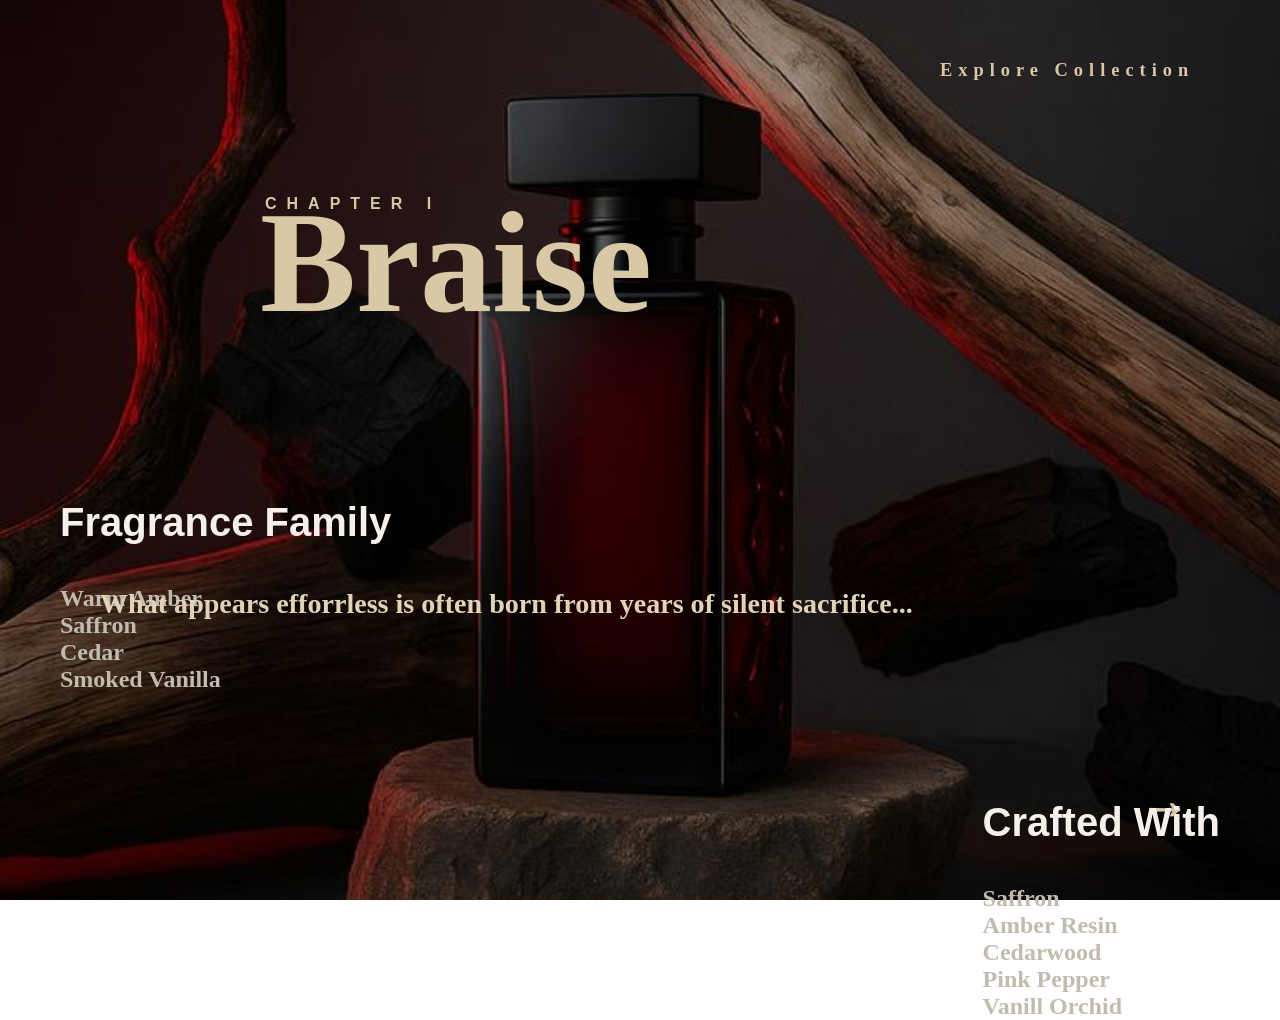
<file: index.html>
<!DOCTYPE html>
<html lang="en">
  <head>
    <meta name="author" content="Fatiha Akinloye">
    <meta name="description" content="glass">
    <meta charset="UTF-8">

    <title>Temitope</title>
    <link rel="stylesheet" href="style.css">
  </head>

  <body>
    <main>
      <section class="intro">
        <img src="Temitope-bottle.png" class="temitopeBottle">
        

        <div class="intro-black">
          <h1>TEMITOPE</h1>
        </div>


        <div class="mainbrandimage">
          <img src="mainpic.png" class="mainPic">
          
        </div>

        <a href="homepage.html" class="explore1">Explore Collection</a>


        <div class="storyChapter1" id="perfume1">

          <div class="perfumename">
            <h4>CHAPTER I</h4>
            <h1>Braise</h1>
          </div>


          <a href="homepage.html" class="explore2">Explore Collection</a>

          <a href="perfume2.html" class="arrow2" id="First">→</a>
          


          <div class="perfume">
            <h3>Fragrance Family</h3>
            <ul>
              <li>Warm Amber</li>
              <li>Saffron</li>
              <li>Cedar</li>
              <li>Smoked Vanilla</li>
            </ul>
          </div>


          <div class="Ingredients">
            <h3>Crafted With</h3>
            <ul>
              <li>Saffron</li>
              <li>Amber Resin</li>
              <li>Cedarwood</li>
              <li>Pink Pepper</li>
              <li>Vanill Orchid</li>
            </ul>
          </div>


          <div class="story">
            <h3>What appears efforrless is often born from years of silent sacrifice...</h3>
          </div>


        </div>
      </section>

    </main>
</html>
</file>
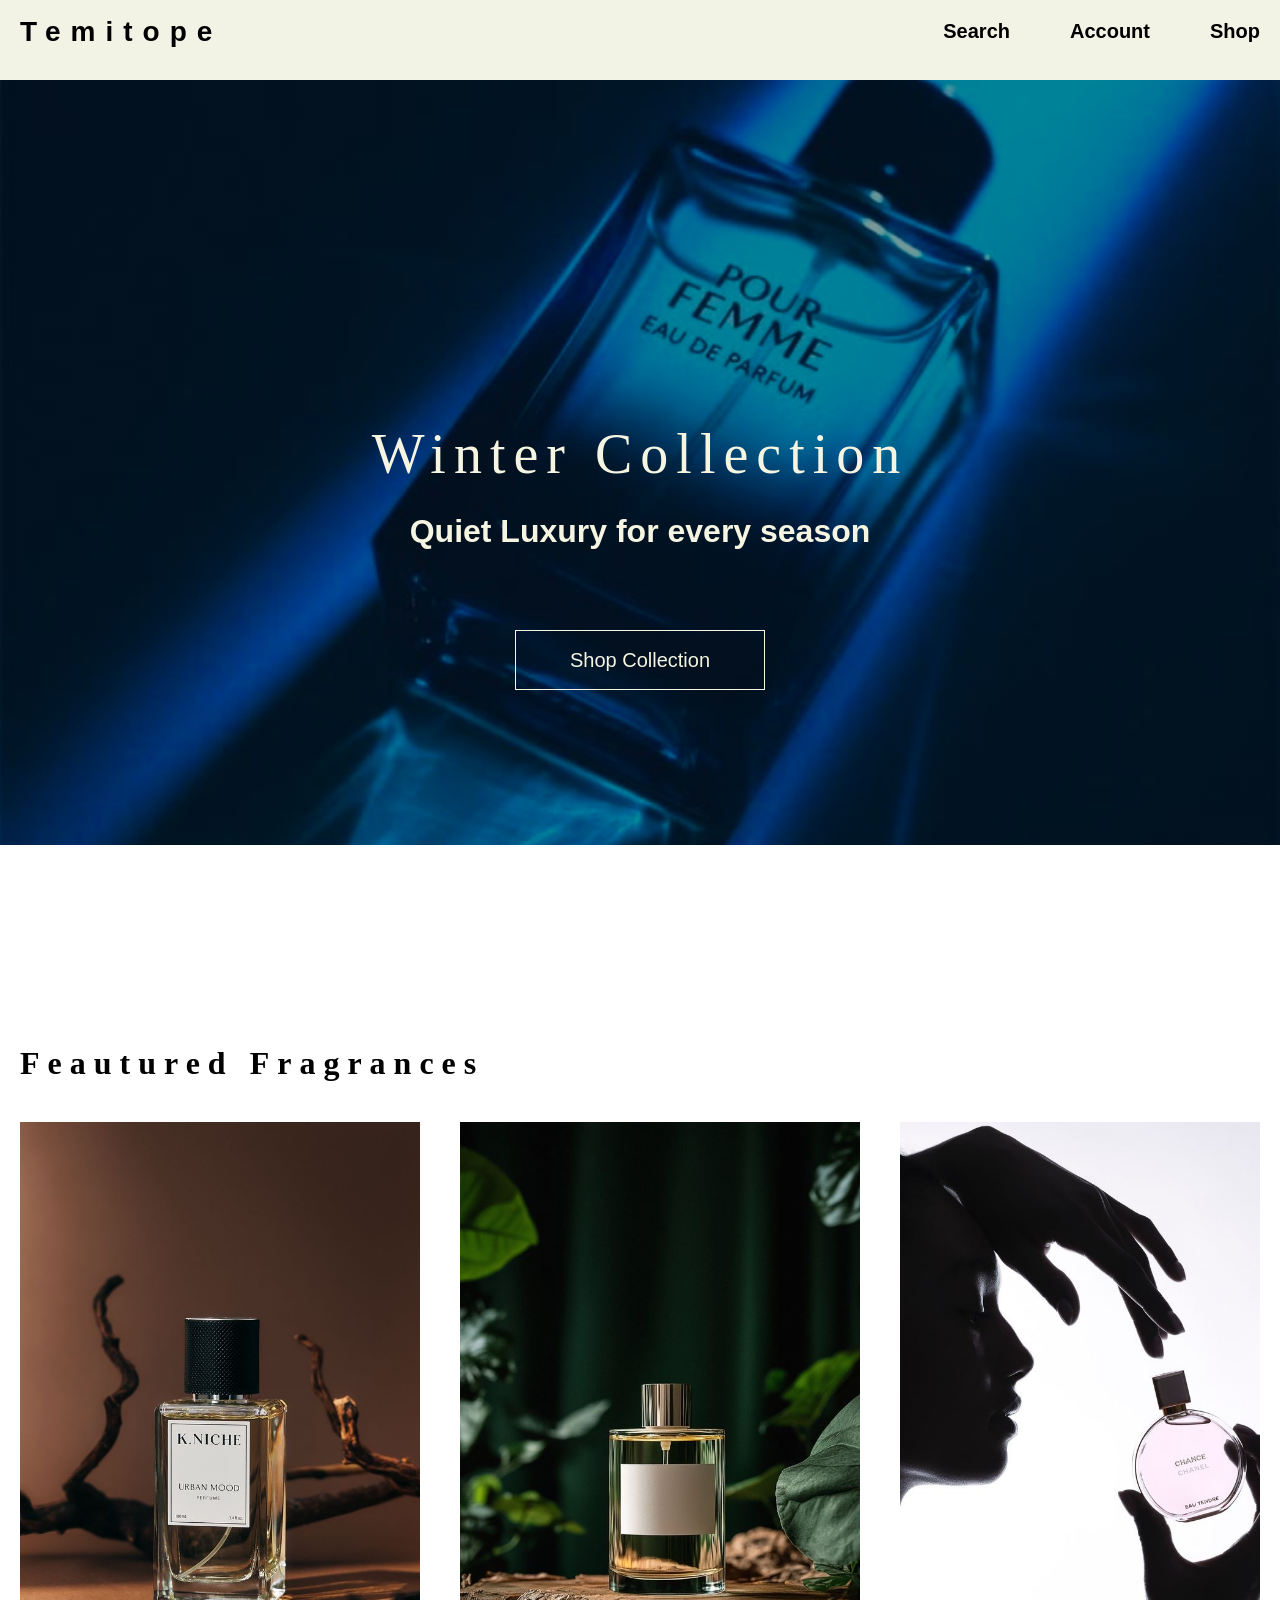
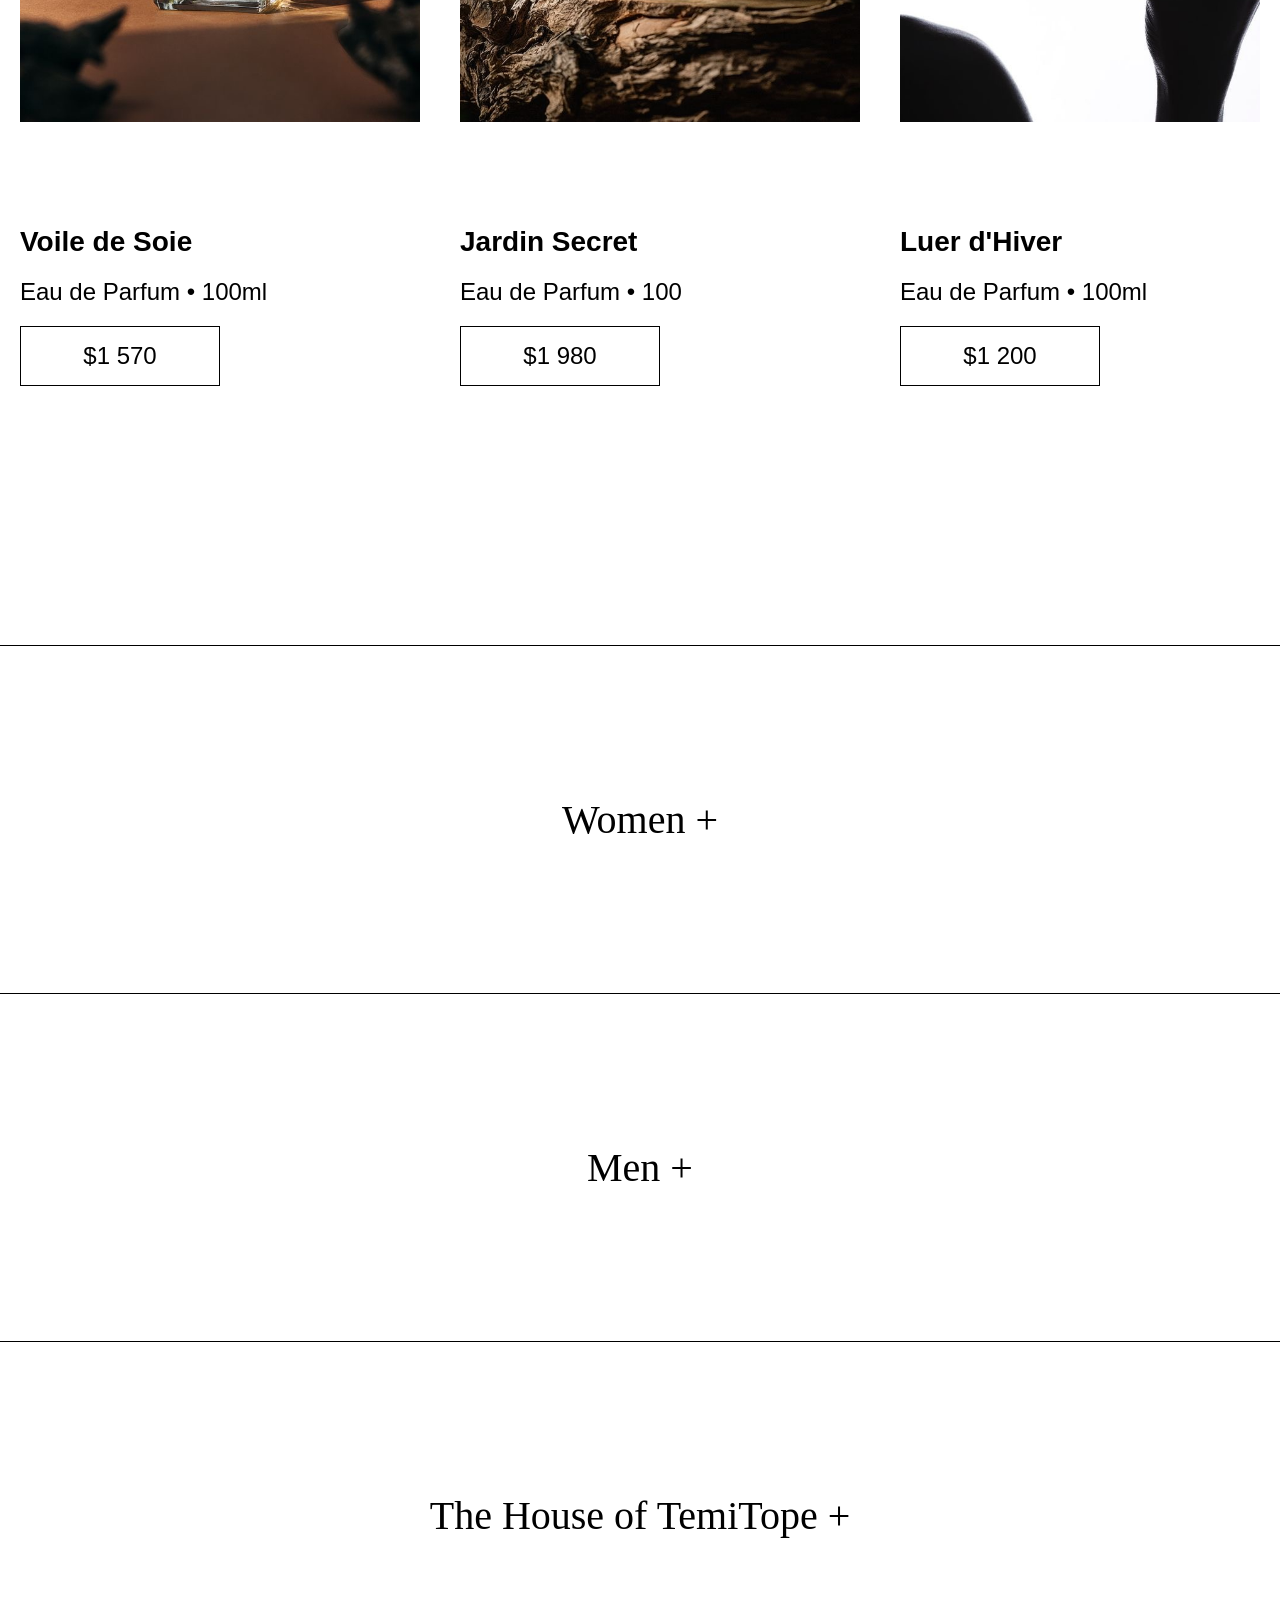
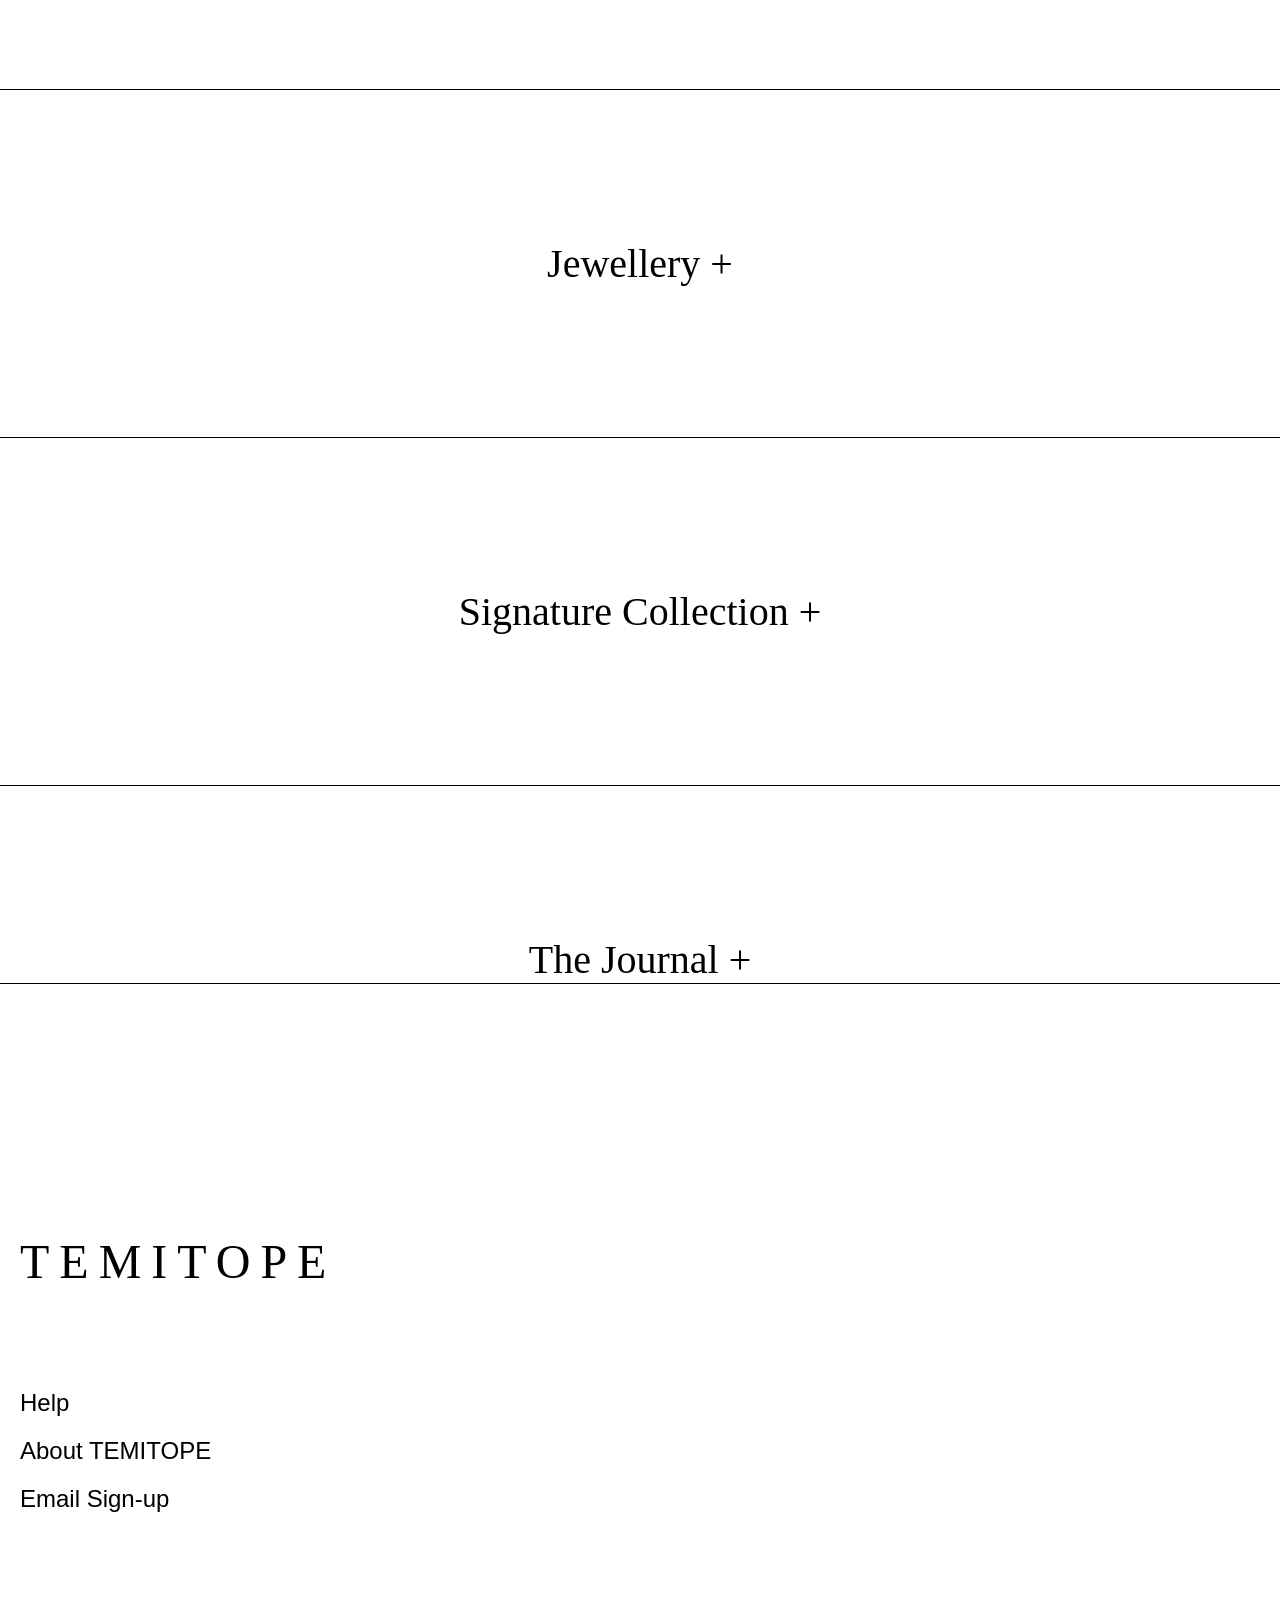
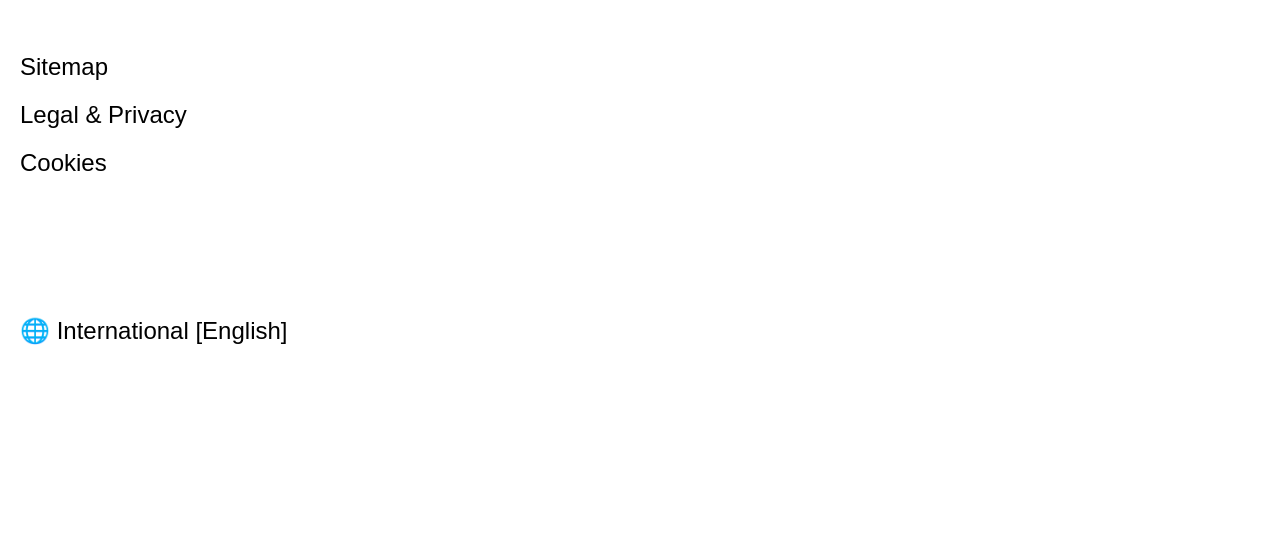
<file: homepage.html>
<!DOCTYPE html>
<html lang="en">
  <head>
    <meta name="author" content="Fatiha Akinloye">
    <meta name="description" content="glass">
    <meta charset="UTF-8">

    <title>Temitope</title>
    <link rel="stylesheet" href="homepage.css">
  </head>

  <body>
    <nav>
      <h1 class="first">Temitope</h1>

      <ul class="navUl">
        <li>Search</li>
        <li>Account</li>
        <li>Shop</li>
      </ul>
    </nav>

    <main>
      <section class="hero">
        <div class="content">
          <h2>Winter Collection</h2>
          <h4>Quiet Luxury for every season</h4>
          <button>Shop Collection</button>
        </div>
      </section>

      <section class="horizontalScroll">

        <h2>Feautured Fragrances</h2>
        <div class="fragrances">
          <div class="fragrance">
            <img src="fragranceOne.jpeg">
            <h4 class="title">Voile de Soie</h4>
            <h3 class="second">Eau de Parfum • 100ml</h3>
            <button class="price">$1 570</button>
          </div>


          <div class="fragrance">
            <img src="fragranceTwo.jpeg">
            <h4 class="title">Jardin Secret</h4>
            <h3 class="second">Eau de Parfum • 100</h3>
            <button class="price">$1 980</button>
          </div>


          <div class="fragrance">
            <img src="fragranceThree.jpeg">
            <h4 class="title">Luer d'Hiver</h4>
            <h3 class="second">Eau de Parfum • 100ml</h3>
            <button class="price">$1 200</button>
          </div>

          <div class="fragrance">
            <img src="fragranceFour.jpeg">
            <h4 class="title">Maison Blanche</h4>
            <h3 class="second">Eau de Parfum</h3>
            <button class="price">$2 800</button>
          </div>


          <div class="fragrance">
            <img src="fragranceFive.jpeg">
            <h4 class="title">Éclat  de Minuit</h4>
            <h3 class="second">Extrait de Parfum • 100ml</h3>
            <button class="price">$1 700</button>
          </div>


          <div class="fragrance">
            <img src="fragranceSix.jpeg">
            <h4 class="title">L'Or Doré</h4>
            <h3 class="second">Extrait de Parfum • 100ml</h3>
            <button class="price">$3 000</button>
          </div>
        </div>
      </section>



      <div class="Line"></div>




      <section class="Women">

        <button class="heading1">Women    +</button>

        <div class="Womenlinks">

          <ul>
            <li><a href="#">Perfumes</a></li>

            <li><a href="#">Gift Sets</a></li>

            <li><a href="#">Jewellery</a></li>
          </ul>
        </div>
      </section>



      <div class="Line"></div>
  


      <section class="Men">
        <button class="heading2">Men    +</button>

        <div class="Menlinks">

          <ul>

            <li><a href="#">Fragrances</a></li>

            <li><a href="#">Gift Sets</a></li>

            <li><a href="#">Grooming</a></li>

            
          </ul>

        </div>
      </section>



      <div class="Line"></div>



      <section class="Story">
        <button class="heading3">The House of TemiTope    +</button>

        <div class="Storylinks">

          <ul>
            <li><a href="#">Our Story</a></li>

            <li><a href="#">Craftmanship</a></li>

            <li><a href="#">Sustainability</a></li>
          </ul>
        </div>

      </section>



      <div class="Line"></div>



      <section class="Jewellery">
        <button class="heading4">Jewellery    +</button>

        <div class="Jewellerylinks">

          <ul>
            <li><a href="#">Necklaces</a></li>

            <li><a href="#">Earrings</a></li>

            <li><a href="#">Bracelets</a></li>
          </ul>
        </div>
      </section>



      <div class="Line"></div>



      <section class="Signature">
        <button class="heading5">Signature Collection    +</button>

        <div class="SClinks">

          <ul>
            <li><a href="#">Best Sellers</a></li>

            <li><a href="#">New Arrivals</a></li>

            <li><a href="#">Limited Edition</a></li>
          </ul>
        </div>
      </section>



      <div class="Line"></div>



      <section class="TJournal">
        <button class="heading6">The Journal    +</button>

        <div class="TJlinks">

          <ul>
            <li><a href="#">Exclusive Releases</a></li>

            <li><a href="#">Private Events</a></li>

            <li><a href="#">Join the Journal</a></li>
          </ul>

        </div>

        <div class="Line"></div>
      </section>

    </main>

    <footer>

      <section class="footer">
        <h2>TemiTope</h2>

        <div class="links">
          <a href="#">Help</a>
          <a href="#">About TEMITOPE</a>
          <a href="#">Email Sign-up</a>
        </div>

        <div class="Three">
          <a href="#">Sitemap</a>
          <a href="#">Legal & Privacy</a>
          <a href="#">Cookies</a>
        </div>
        
        <div class="last">
          <a href="#">🌐 International   [English]</a>
        </div>
      </section>

    </footer>

    <script src="homepage.js"></script>
  </body>
</html>
</file>
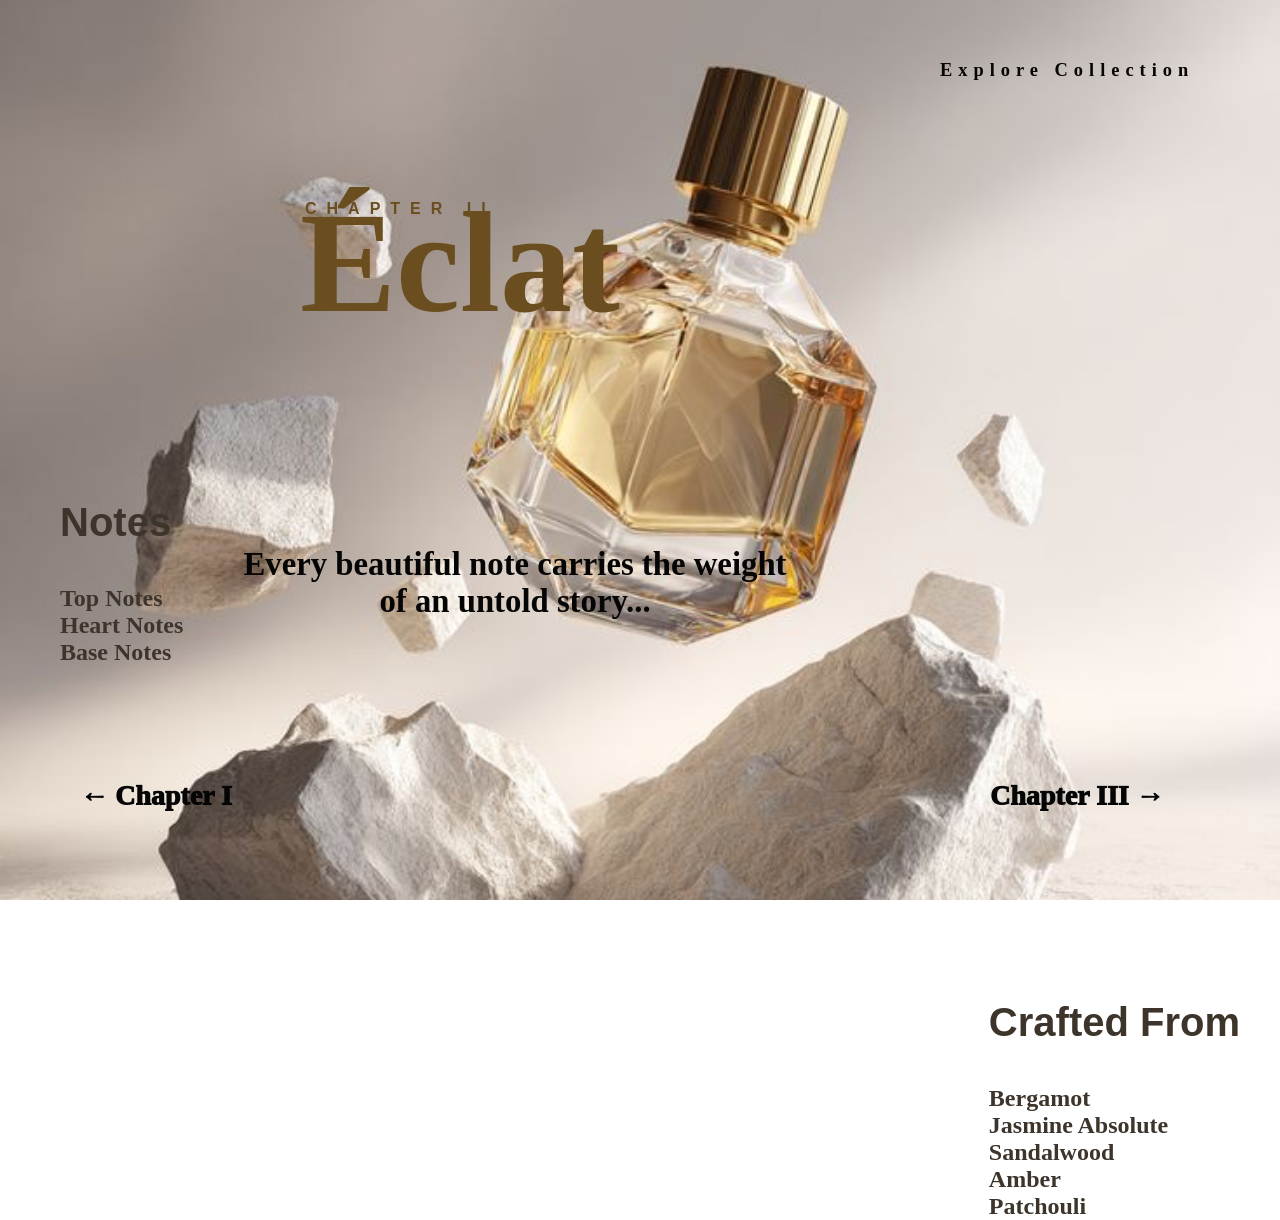
<file: perfume2.html>
<!DOCTYPE html>
<html lang="en">
  <head>
    <meta name="author" content="Fatiha Akinloye">
    <meta name="description" content="glass">
    <meta charset="UTF-8">

    <title>TEMITOPE</title>
    <link rel="stylesheet" href="perfume2.css">
  </head>

  <body>
    <main>
      <section class="storychapter2">

        <div class="perfumename">
            <h4>CHAPTER II</h4>
            <h1>Éclat</h1>
          </div>


          <a href="homepage.html" class="explore2">Explore Collection</a>
          <a href="index.html#First" class="arrowbefore">← Chapter I</a>

          <a href="perfume3.html" class="arrow2">Chapter III →</a>


          <div class="perfume">
            <h3>Notes</h3>
            <ul>
              <li>Top Notes</li>
              <li>Heart Notes</li>
              <li>Base Notes<li>
            </ul>
          </div>


          <div class="Ingredients">
            <h3>Crafted From</h3>
            <ul>
              <li>Bergamot</li>
              <li>Jasmine Absolute</li>
              <li>Sandalwood</li>
              <li>Amber</li>
              <li>Patchouli</li>
            </ul>
          </div>


          <div class="story">
            <h3>Every beautiful note carries the weight of an untold story...</h3>
          </div>
      </section>
    </main>
  </body>
</html>
</file>
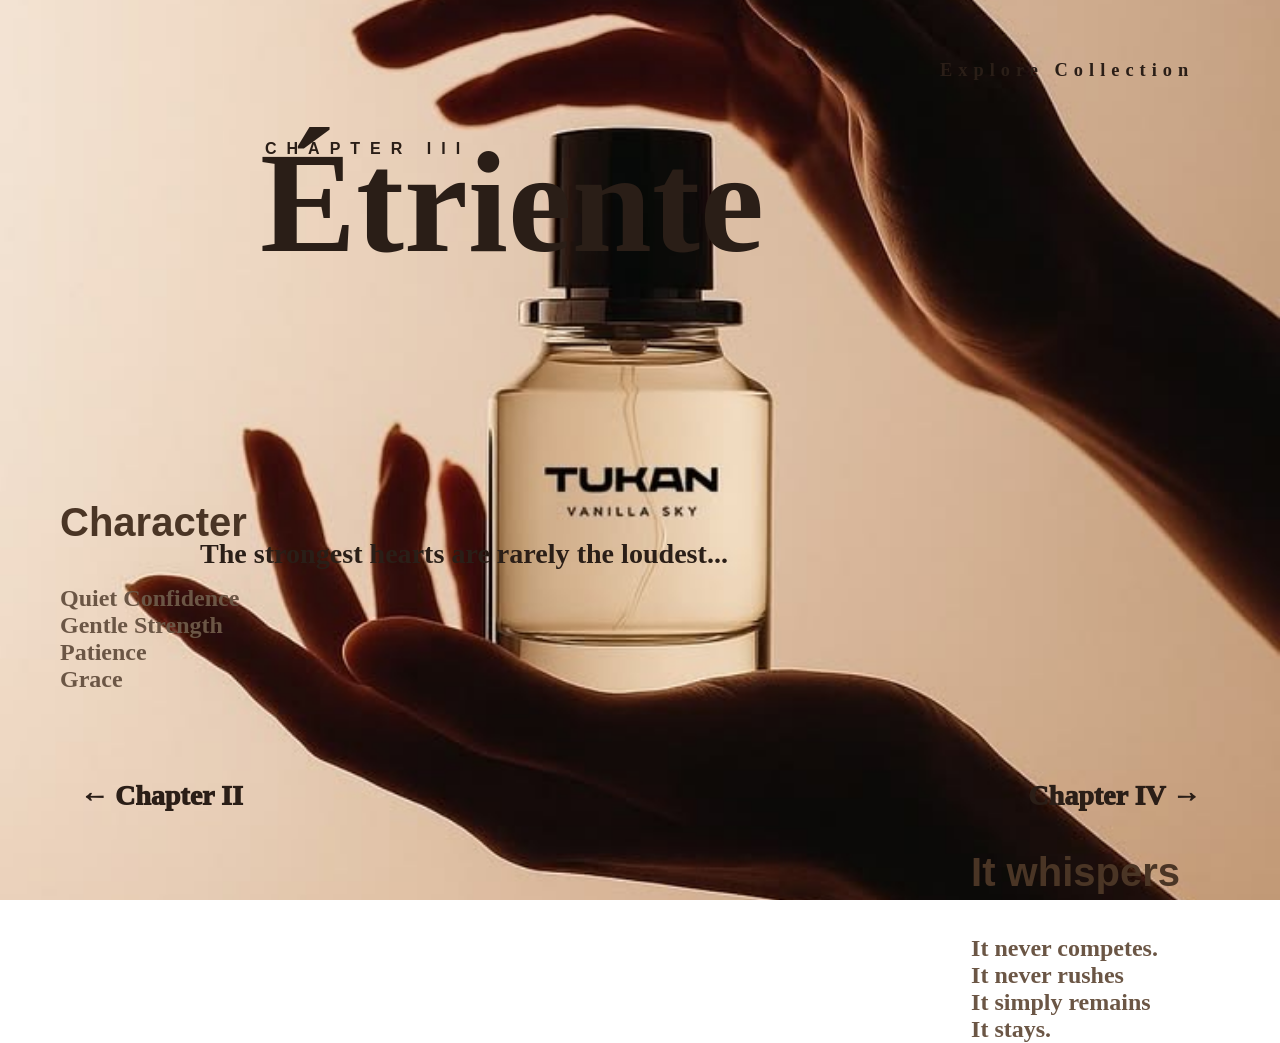
<file: perfume3.html>
<!DOCTYPE html>
<html lang="en">
  <head>
    <meta name="author" content="Fatiha Akinloye">
    <meta name="description" content="glass">
    <meta charset="UTF-8">

    <title>TEMITOPE</title>
    <link rel="stylesheet" href="perfume3.css">
  </head>

  <body>
    <main>
      <section class="storychapter3">

        <div class="perfumename">
            <h4>CHAPTER III</h4>
            <h1>Étriente</h1>
          </div>


          <a href="homepage.html" class="explore2">Explore Collection</a>

          <a href="perfume2.html" class="arrowbefore">← Chapter II</a>

          <a href="perfume4.html" class="arrow2">Chapter IV →</a>
          


          <div class="perfume">
            <h3>Character</h3>
            <ul>
              <li>Quiet Confidence</li>
              <li>Gentle Strength</li>
              <li>Patience</li>
              <li>Grace</li>
            </ul>
          </div>


          <div class="Ingredients">
            <h3>It whispers</h3>
            <ul>
              <li>It never competes.</li>
              <li>It never rushes</li>
              <li>It simply remains</li>
              <li>It stays.</li>
            </ul>
          </div>


          <div class="story">
            <h3>The strongest hearts are rarely the loudest...</h3>
          </div>


        </div>
      </section>
    </main>
  </body>
</html>
</file>
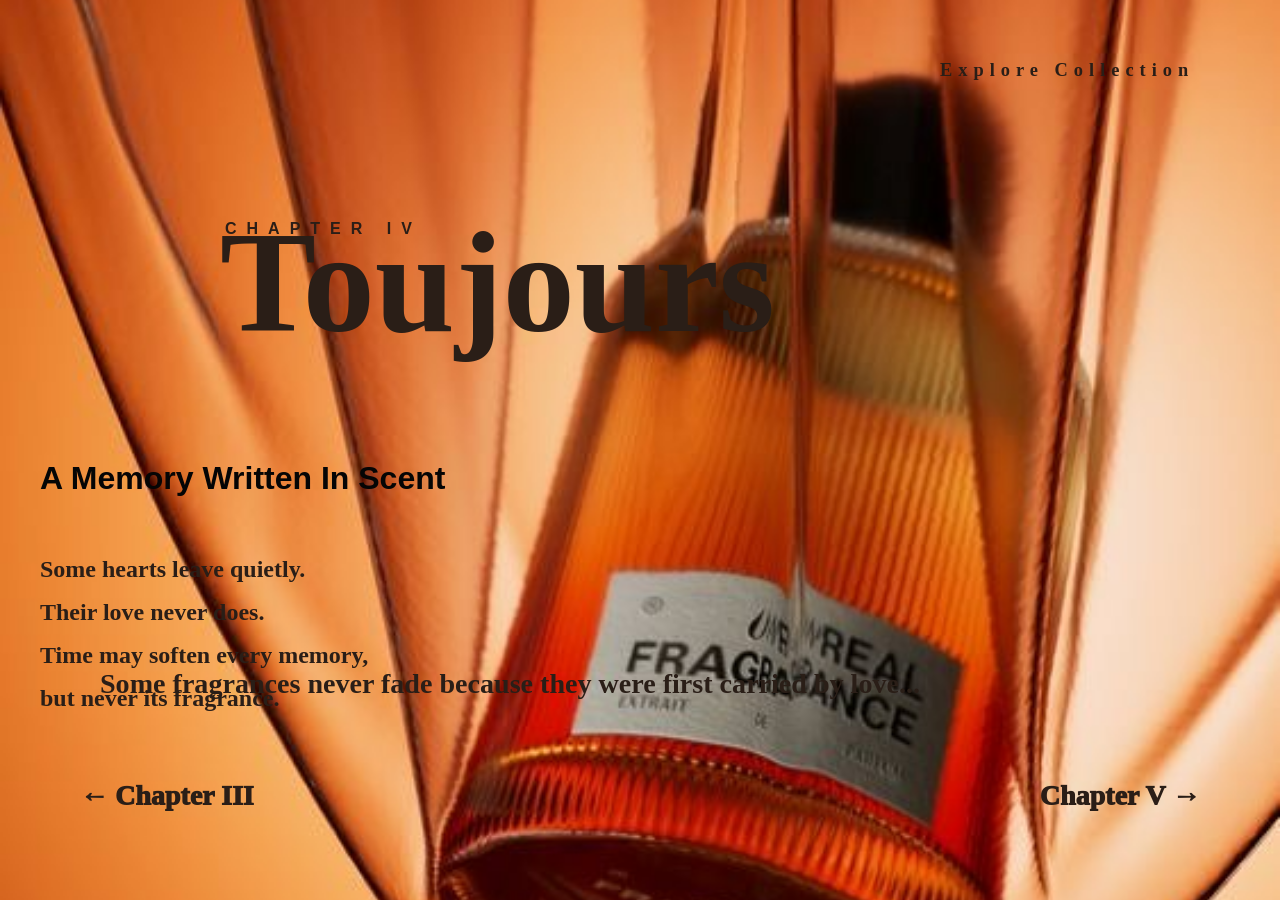
<file: perfume4.html>
<!DOCTYPE html>
<html lang="en">
  <head>
    <meta name="author" content="Fatiha Akinloye">
    <meta name="description" content="glass">
    <meta charset="UTF-8">

    <title>TEMITOPE</title>
    <link rel="stylesheet" href="perfume4.css">
  </head>

  <body>
    <main>
      <section class="storychapter4">

        <div class="perfumename">
            <h4>CHAPTER IV</h4>
            <h1>Toujours</h1>
          </div>


          <a href="homepage.html" class="explore2">Explore Collection</a>

          <a href="perfume3.html" class="arrowbefore">← Chapter III</a>

          <a href="perfume5.html" class="arrow2">Chapter V →</a>


          <div class="Ingredients">
            <h3>A Memory Written In Scent</h3>
            <ul>
              <li>Some hearts leave quietly.</li>
              <li>Their love never does.</li>
              <li>Time may soften every memory,</li>
              <li>but never its fragrance.</li>
            </ul>
          </div>


          <div class="story">
            <h3>Some fragrances never fade because they were first carried by love...</h3>
          </div>
      </section>
    </main>
  </body>
</html>
</file>
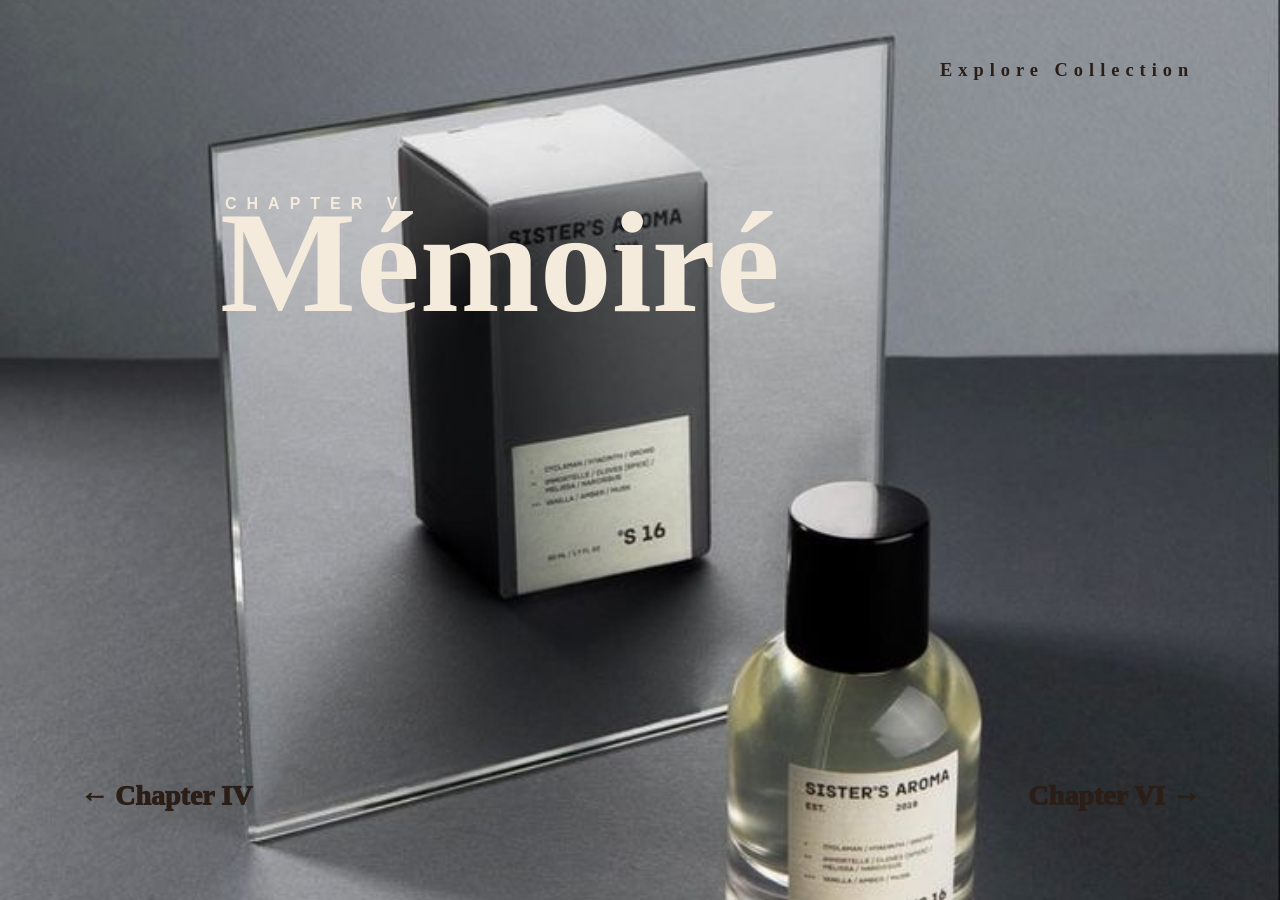
<file: perfume5.html>
<!DOCTYPE html>
<html lang="en">
  <head>
    <meta name="author" content="Fatiha Akinloye">
    <meta name="description" content="glass">
    <meta charset="UTF-8">

    <title>TEMITOPE</title>
    <link rel="stylesheet" href="perfume5.css">
  </head>

  <body>
    <main>
      <section class="storychapter5">

        <div class="perfumename">
            <h4>CHAPTER V</h4>
            <h1>Mémoiré</h1>
          </div>


          <a href="homepage.html" class="explore2">Explore Collection</a>

          <a href="perfume4.html" class="arrowbefore">← Chapter IV</a>

          <a href="perfume6.html" class="arrow2">Chapter VI →</a>
          

          <div class="story">
            <h3>What the eye cannot see,<br><br>the soul remembers...</h3>
          </div>
      </section>
    </main>
  </body>
</html>
</file>
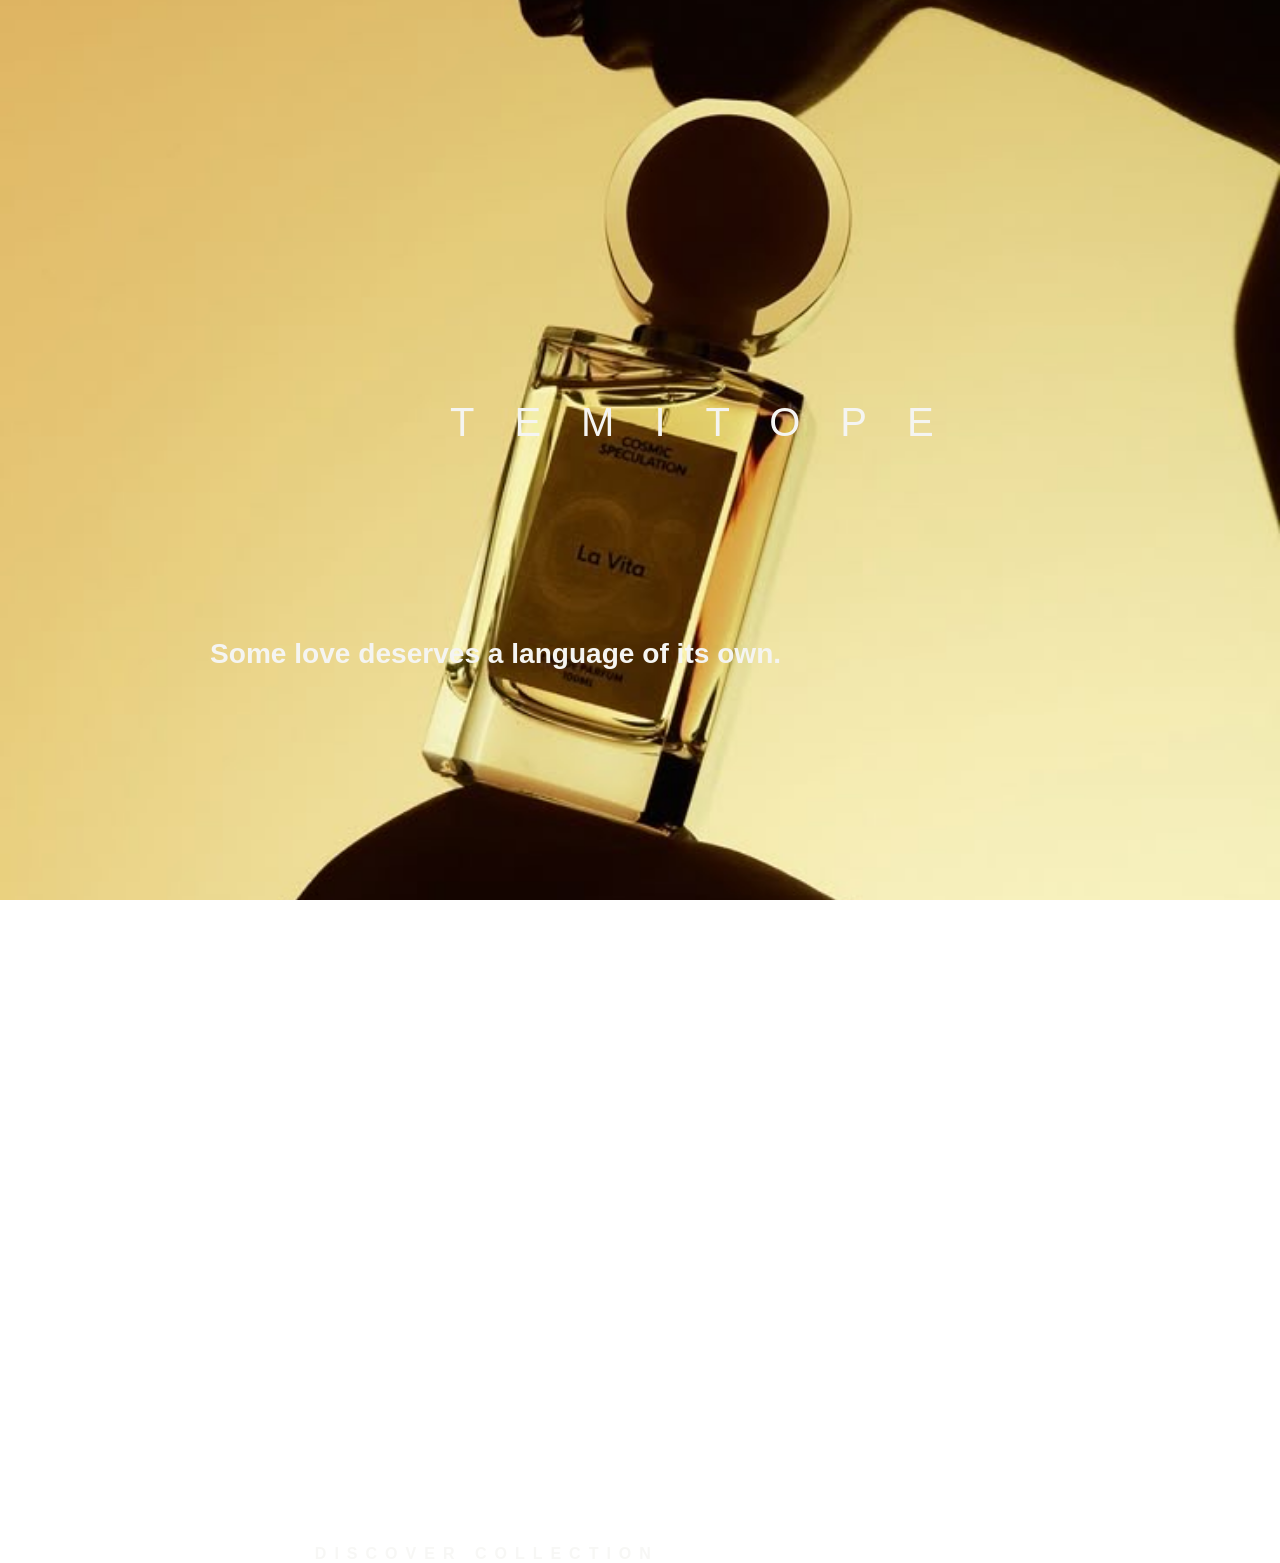
<file: perfume6.html>
<!DOCTYPE html>
<html lang="en">
  <head>
    <meta name="author" content="Fatiha Akinloye">
    <meta name="description" content="glass">
    <meta charset="UTF-8">

    <title>TEMITOPE</title>
    <link rel="stylesheet" href="perfume6.css">
  </head>

  <body>
    <main>
      <section class="storychapter6">

        <div class="Brand">
          <h1>Temitope</h1>
          <a href="homepage.html" class="collection">Discover Collection</a>
        </div>

        <div class="story">
          <h3>Some love deserves a language of its own.</h3>
        </div>
      </section>
    </main>
  </body>
</html>
</file>
<file: style.css>
*  {
  margin: 0;
  padding: 0;
  box-sizing: border-box;
}

.temitopeBottle  {
  width: 100%;
  height: 100%;

  animation: fadeOut 2s ease 9s forwards;
}

.intro  {
  position: relative;

  width: 100%;
  height: 100vh;
}

.intro-black  {
  opacity: 0;

  display: flex;
  justify-content: center;
  align-items: center;
}

@keyframes fadeIn  {

  from  {
    opacity: 0;
  }

  to  {
    opacity: 1;
  }

}

.intro-black h1  {
  font-size: 3.5rem;
  font-family: Arial, sans-serif;
  font-weight: 900;

  color: #ffffff;

  animation: textdropin 3s ease 2.5s forwards, float 6s ease-in-out 6.5s infinite;
}

@keyframes float  {

  0%  {
    transform:translateY(0);
  }

  50%  {
    transform:translateY(7px);
  }

  100%{
    transform:translateY(0);
  }

}

.mainPic  {
  width: 100%;
  height: 100%;
}

.mainbrandimage  {
  position: absolute;
  inset: 0;

  opacity: 0;
  animation: fadeIn 3s ease-in-out 1s forwards, fadeOut 2s ease 9s forwards;
}

@keyframes fadeOut{
    from{
        opacity:1;
    }

    to{
        opacity:0;
    }
}

.explore1 {
  position: absolute;
  top: 60px;
  right: 40px;

  width: 300px;
  height: 60px;

  color: #D4B07A;

  letter-spacing: 6px;

  font-size: 1.15rem;
  font-weight: 600;
  font-family: "cormorant Gamarond", serif;

  text-decoration: none;
}

@keyframes nudge {
  0%, 100% {
    transform: translateX(0);
  }

  40% {
    transform: translateX(8px);
  }

  60% {
    transform: translateX(4px);
  }
}

.arrow1  {
  position: absolute;
  bottom: 60px;
  right: 80px;

  width: 60px;
  height: 60px;

  color: #D4B07A;


  margin: 20px;
  padding: 20px;

  font-size: 3rem;
  font-weight: 1000;
  font-family: "cormorant Gamarond", serif;

  text-decoration: none;

  animation: nudge 3s ease-in-out  infinite;
}

.storyChapter1  {
  width: 100%;
  height: 100vh;

  background: url(chapter1.jpeg);
  background-position: center;
  background-size: cover;
  background-repeat: no-repeat;

  position: relative;
  position: absolute;

  inset: 0;
  opacity: 0;
  animation: fadeIn 2s ease 8.5s forwards;
}

.explore2  {
  position: absolute;
  top: 60px;
  right: 40px;

  width: 300px;
  height: 60px;

  color: #D8C8A5;
  letter-spacing: 6px;

  font-size: 1.15rem;
  font-weight: 600;
  font-family: "cormorant Gamarond", serif;

  text-decoration: none;

  animation: fadeIn 1s ease 12s forwards;
}

.arrow2  {
  position: absolute;
  bottom: 60px;
  right: 80px;

  width: 60px;
  height: 60px;

  color: #D8C8A5;

  margin: 20px;
  padding: 20px;

  font-size: 3rem;
  font-weight: 1000;
  font-family: "cormorant Gamarond", serif;

  text-decoration: none;

  opacity: 0;

  
  animation: fadeIn 1s ease 12s forwards, nudge 3s ease-in-out 13s infinite;
}

.perfumename  {
  position: absolute;
  top: 180px;
  left: 260px;

  color: #D8C8A5;

  font-size: 6rem;
  font-weight: 700;
}

.perfumename h4  {
  position: absolute;
  top: 15px;
  left: 5px;

  letter-spacing: 10px;
  text-transform: uppercase;

  font-size: 1rem;
  font-family: Arial, sans-serif;
}

.perfume  {
  position: absolute;
  top: 500px;
  left: 60px;

  color: #C2BBB0;

  font-family: "cormorant gamarond", serif;
  font-weight: 700;
  
  opacity: 0;
  animation: fadeIn 3s ease-in-out 12s forwards;
}

.perfume h3  {
  font-size: 2.5rem;
  font-family: Arial, sans-serif;
  font-weight: 900;

  color: #F5F1EA;

  margin-bottom: 40px;

  
}

.perfume ul  {
  display: flex;
  flex-direction: column;
  
  font-size: 1.5rem;
}

ul li  {
  list-style: none;
}

.Ingredients  {
  position: absolute;
  right: 60px;
  top: 800px;

  color: #C2BBB0;

  font-size: 1.5rem;
  font-family: "cormorant gamarond", serif;
  font-weight: 700;

  opacity: 0;
  animation: fadeIn 3s ease-in-out 12s forwards;
}

.Ingredients h3  {
  font-size: 2.5rem;
  font-family: Arial, sans-serif;
  font-weight: 900;

  color: #F5F1EA;

  margin-bottom: 40px;
}

.story  {
  position: absolute;
  bottom: 200px;
  left: 100px;

  color: #E0D3B8;

  margin-bottom: 80px;

  font-size: 1.5rem;
  font-family: "cormorant gamarond", serif;

  opacity: 0;
  animation: fadeIn 3s ease-in-out 12s forwards;

}
</file>
<file: homepage.css>
*  {
  margin: 0;
  padding: 0;
  box-sizing: border-box;

}

nav  {
  display: flex;
  justify-content: space-between;

  width: 100%;
  height: 80px;

  padding: 10px 20px;

  color: #FFFFFF;
  background-color: #F2F2E5;

}

.first  {
  font-size: 1.75rem;
  font-weight: 600;
  font-family: Arial, sans-serif;

  letter-spacing: 10px;
  line-height: 1.6;

  color: #000000;
}

.navUl  {
  display: flex;
  gap: 60px;

  margin-top: 10px;
}

.navUl li  {
  font-size: 1.25rem;
  font-weight: 600;
  font-family: Arial, sans-serif;

  list-style: none;
  color: #000000;
}

.hero  {
  display: flex;
  justify-content: center;
  align-items: center;

  width: 100vw;
  height: 85vh;

  background: linear-gradient(rgba(0,0,0,0.4), rgba(0,0,0,0.4)), url(heroImage.jpeg);

  background-size: cover;
  background-position: center;
  background-repeat: no-repeat;
}

.content  {
  display: flex;
  flex-direction: column;
  justify-content: center;
  align-items: center;

  margin-top: 200px;


}

.content h2  {
  font-size: 3.5rem;
  font-family: "Nunito", serif;
  font-weight: 400;

  letter-spacing: 8px;
  line-height: 1.4;

  color: #F5F5E2;

  margin-bottom: 20px;

}

.content h4  {
  font-size: 2rem;
  font-family: Arial, sans-serif;
  font-weight: 600;

  color: #F5F5E2;

  margin-bottom: 60px;
}

.content button  {
  font-size: 1.25rem;
  font-family: Arial, sans-serif;
  font-weight: 500;

  width: 250px;
  height: 60px;
  
  border: 1px solid #F5F5E2;
  margin: 20px;
  padding: 10px;

  text-align: center;

  color: #F5F5E2;
  background-color: transparent;
}

.horizontalScroll  {
  width: 100%;
  height: 1200px;

  background-color: #FFFFFF;

}

.horizontalScroll h2  {
  font-size: 2rem;
  font-family: "Nunito", serif;
  font-weight: 600;

  letter-spacing: 8px;
  text-align: left;

  margin-top: 200px;
  margin-left: 20px;

}

.fragrances  {
  display: flex;
  gap: 40px;
  flex-wrap: nowrap;

  overflow-x: auto; 
  overflow-y: hidden;

  margin-top: 40px;
  margin-bottom: 300px;
  margin-left: 20px;
  margin-right: 20px;
}

.title  {
  font-size: 1.75rem;
  font-family: Arial, sans-serif;
  font-weight: 600;

  margin-top: 100px;
}

.second  {
  font-size: 1.5rem;
  font-family: Arial, sans-serif;
  font-weight: 300;

  margin-top: 20px;
}

.price  {
  border: 1px solid #000000;
  padding: 10px;
  margin-top: 20px;

  font-size: 1.5rem;
  font-family: Arial, sans-serif;
  font-weight: 500;

  width: 200px;
  height: 60px;

  text-align: center;

  color: #000000;
  background-color: transparent;
}

.fragrance  {
  width: 400px;
  height: 900px;

  flex-shrink: 0;
}


.fragrance img  {
  width: 400px;
  height: 600px;

  object-fit: cover;
}

.Line  {
  width: 100vw;
  height: 1px;

  background-color: #000000;
}

.Womenlinks  {
  display: none;

}

.Womenlinks ul  {
  display: flex;
  flex-direction: column;
  justify-content: center;
  align-items: center;

  gap: 40px;

  font-size: 1.5rem;
  font-family: Arial, sans-serif;
  font-weight: 300;

  color: #000000;

  margin-top: 150px;

}

ul li  {
  list-style: none;
}

ul li a  {
  text-decoration: none;
  color: #000000;
}

.Women  {
  display: flex;
  flex-direction: column;
  justify-content: center;
  align-items: center;

  width: 100vw;
  padding: 150px 0;

  text-align: center;
}

.heading1  {
  font-size: 2.5rem;
  font-family: "Nunito", serif;
  font-weight: 500;

  border: none;
  color: #000000;
  background-color: transparent;

  width: 200px;
}

.Men  {
  display: flex;
  flex-direction: column;
  justify-content: center;
  align-items: center;

  width: 100vw;
  padding: 150px 0;

  text-align: center;
}


.heading2  {
  font-size: 2.5rem;
  font-family: "Nunito", serif;
  font-weight: 500;

  border: none;
  color: #000000;
  background-color: transparent;

  width: 400px;
}

.Menlinks  {
  display: none;

}

.Menlinks ul  {
  display: flex;
  flex-direction: column;
  justify-content: center;
  align-items: center;

  gap: 40px;

  font-size: 1.5rem;
  font-family: Arial, sans-serif;
  font-weight: 300;

  color: #000000;

  margin-top: 150px;

}


.Story  {
  display: flex;
  flex-direction: column;
  justify-content: center;
  align-items: center;

  width: 100vw;
  padding: 150px 0;

  text-align: center;

}

.heading3  {
  font-size: 2.5rem;
  font-family: "Nunito", serif;
  font-weight: 500;

  border: none;
  color: #000000;
  background-color: transparent;

  width: 600px;
}

.Storylinks  {
  display: none;

}

.Storylinks ul  {
  display: flex;
  flex-direction: column;
  justify-content: center;
  align-items: center;

  gap: 40px;

  font-size: 1.5rem;
  font-family: Arial, sans-serif;
  font-weight: 300;

  color: #000000;

  margin-top: 150px;

}

.Jewellery  {
  display: flex;
  flex-direction: column;
  justify-content: center;
  align-items: center;

  width: 100vw;
  padding: 150px 0;

  text-align: center;
}

.heading4  {
  font-size: 2.5rem;
  font-family: "Nunito", serif;
  font-weight: 500;

  border: none;
  color: #000000;
  background-color: transparent;

  width: 400px;
}

.Jewellerylinks  {
  display: none;

}

.Jewellerylinks ul  {
  display: flex;
  flex-direction: column;
  justify-content: center;
  align-items: center;

  gap: 40px;

  font-size: 1.5rem;
  font-family: Arial, sans-serif;
  font-weight: 300;

  color: #000000;

  margin-top: 150px;

}


.Signature  {
  display: flex;
  flex-direction: column;
  justify-content: center;
  align-items: center;

  width: 100vw;
  padding: 150px 0;

  text-align: center;

}

.heading5  {
  font-size: 2.5rem;
  font-family: "Nunito", serif;
  font-weight: 500;

  border: none;
  color: #000000;
  background-color: transparent;

  width: 400px;
}

.SClinks  {
  display: none;

}

.SClinks ul  {
  display: flex;
  flex-direction: column;
  justify-content: center;
  align-items: center;

  gap: 40px;

  font-size: 1.5rem;
  font-family: Arial, sans-serif;
  font-weight: 300;

  color: #000000;

  margin-top: 150px;

}

.TJournal  {
  display: flex;
  flex-direction: column;
  justify-content: center;
  align-items: center;

  width: 100vw;
  padding: 150px 0;

  text-align: center;
  margin-bottom: 100px;

}

.heading6  {
  font-size: 2.5rem;
  font-family: "Nunito", serif;
  font-weight: 500;

  border: none;
  color: #000000;
  background-color: transparent;

  width: 400px;
}

.TJlinks  {
  display: none;

}

.TJlinks ul  {
  display: flex;
  flex-direction: column;
  justify-content: center;
  align-items: center;

  gap: 40px;

  font-size: 1.5rem;
  font-family: Arial, sans-serif;
  font-weight: 300;

  color: #000000;

  margin-top: 150px;

}

.footer  {
  display: flex;
  flex-direction: column;

  width: 100vw;
  height: 900px;

  padding: 0 20px;
}

.footer h2  {
  font-size: 3rem;
  font-family: "Nunito", serif;
  font-weight: 400;

  text-transform: uppercase;

  letter-spacing: 10px;
  margin-bottom: 100px;

}

.links  {
  display: flex;
  flex-direction: column;
  gap: 20px;

  font-size: 1.5rem;
  font-family: Arial, sans-serif;
  font-weight: 300;
}

.links a  {
  text-decoration: none;

  color: #000000;
}

.Three  {
  display: flex;
  flex-direction: column;
  gap: 20px;

  font-size: 1.5rem;
  font-family: Arial, sans-serif;
  font-weight: 300;

  margin-top: 140px;

}

.Three a  {
  text-decoration: none;
  color: #000000;
}

.last  {
  display: flex;
  flex-direction: column;
  gap: 20px;

  font-size: 1.5rem;
  font-family: Arial, sans-serif;
  font-weight: 300;

  margin-top: 140px;
}

.last a  {
  text-decoration: none;
  color: #000000;
}
</file>
<file: perfume2.css>
*  {
  margin: 0;
  padding: 0;
  box-sizing: border-box;
}

@keyframes fadeIn  {

  from  {
    opacity: 0;
  }

  to  {
    opacity: 1;
  }

}

@keyframes nudge {
  0%, 100% {
    transform: translateX(0);
  }

  40% {
    transform: translateX(8px);
  }

  60% {
    transform: translateX(4px);
  }
}


.storychapter2  {
  background: url(chapter2.jpeg);
  background-size: cover;
  background-position: center;
  background-repeat: no-repeat;

  width: 100vw;
  height: 100vh;

  object-fit: cover;
  position: relative;
}

.explore2  {
  position: absolute;
  top: 60px;
  right: 40px;

  width: 300px;
  height: 60px;

  color: #050505;
  letter-spacing: 6px;

  font-size: 1.15rem;
  font-weight: 600;
  font-family: "cormorant Gamarond", serif;

  text-decoration: none;
}

.arrow2  {
  position: absolute;
  bottom: 60px;
  right: 40px;

  width: 250px;
  height: 60px;

  color: #050505;

  margin: 20px;
  padding: 20px;

  font-size: 1.75rem;
  font-weight: 1000;
  font-family: "cormorant Gamarond", serif;

  text-decoration: none;

  animation: nudge 3s ease-in-out infinite;
}

.arrowbefore  {
  position: absolute;
  bottom: 60px;
  left: 40px;

  width: 250px;
  height: 60px;

  color: #050505;

  margin: 20px;
  padding: 20px;

  font-size: 1.75rem;
  font-weight: 1000;
  font-family: "cormorant Gamarond", serif;

  text-decoration: none;

  animation: nudge 3s ease-in-out infinite;
}

.perfumename  {
  position: absolute;
  top: 180px;
  left: 300px;

  color: #6B4E1F;

  font-size: 6rem;
  font-weight: 700;
}

.perfumename h4  {
  position: absolute;
  top: 20px;
  left: 5px;

  letter-spacing: 10px;
  text-transform: uppercase;

  font-size: 1rem;
  font-family: Arial, sans-serif;
}

.perfume  {
  position: absolute;
  top: 500px;
  left: 60px;

  color: #3D342B;

  font-family: "cormorant gamarond", serif;
  font-weight: 700;
  
  opacity: 0;
  animation: fadeIn 1.5s ease-in-out 1.5s forwards;
}

.perfume h3  {
  font-size: 2.5rem;
  font-family: Arial, sans-serif;
  font-weight: 900;

  color: #3D342B;

  margin-bottom: 40px;

  
}

.perfume ul  {
  display: flex;
  flex-direction: column;
  
  font-size: 1.5rem;
}

ul li  {
  list-style: none;
}

.Ingredients  {
  position: absolute;
  right: 40px;
  top: 1000px;

  color: #3D342B;

  font-size: 1.5rem;
  font-family: "cormorant gamarond", serif;
  font-weight: 700;

  opacity: 0;
  animation: fadeIn 1.5s ease-in-out 1.5s forwards;
}

.Ingredients h3  {
  font-size: 2.5rem;
  font-family: Arial, sans-serif;
  font-weight: 900;

  color: #3D342B;

  margin-bottom: 40px;
}

.story  {
  position: absolute;
  bottom: 200px;
  left: 240px;

  color: #050505;

  margin-bottom: 80px;
  max-width: 550px;

  font-size: 1.75rem;
  font-family: "cormorant gamarond", serif;

  text-align: center;

  opacity: 0;
  animation: fadeIn 1.5s ease-in-out 1.5s forwards;

}
</file>
<file: perfume3.css>
*  {
  margin: 0;
  padding: 0;
  box-sizing: border-box;
}

@keyframes fadeIn  {

  from  {
    opacity: 0;
  }

  to  {
    opacity: 1;
  }

}

@keyframes nudge {
  0%, 100% {
    transform: translateX(0);
  }

  40% {
    transform: translateX(8px);
  }

  60% {
    transform: translateX(4px);
  }
}

.storychapter3  {
  background: url(chapter3.jpeg);
  background-size: cover;
  background-position: center;
  background-repeat: no-repeat;

  width: 100vw;
  height: 100vh;

  object-fit: cover;
  position: relative;
}

.explore2  {
  position: absolute;
  top: 60px;
  right: 40px;

  width: 300px;
  height: 60px;

  color: #2A1E17;
  letter-spacing: 6px;

  font-size: 1.15rem;
  font-weight: 600;
  font-family: "cormorant Gamarond", serif;

  text-decoration: none;
}

.arrow2  {
  position: absolute;
  bottom: 60px;
  right: 40px;

  min-width: 200px;
  height: 60px;

  color: #2A1E17;

  margin: 20px;
  padding: 20px;

  font-size: 1.75rem;
  font-weight: 1000;
  font-family: "cormorant Gamarond", serif;

  text-decoration: none;

  animation: nudge 3s ease-in-out infinite;
}

.arrowbefore  {
  position: absolute;
  bottom: 60px;
  left: 40px;

  min-width: 200px;
  height: 60px;

  color: #2A1E17;

  margin: 20px;
  padding: 20px;

  font-size: 1.75rem;
  font-weight: 1000;
  font-family: "cormorant Gamarond", serif;

  text-decoration: none;

  animation: nudge 3s ease-in-out infinite;
}

.perfumename  {
  position: absolute;
  top: 120px;
  left: 260px;

  color: #2A1E17;

  font-size: 6rem;
  font-weight: 700;
}

.perfumename h4  {
  position: absolute;
  top: 20px;
  left: 5px;

  letter-spacing: 10px;
  text-transform: uppercase;

  font-size: 1rem;
  font-family: Arial, sans-serif;
}

.perfume  {
  position: absolute;
  top: 500px;
  left: 60px;

  color: #6B5645;

  font-family: "cormorant gamarond", serif;
  font-weight: 700;
  
  opacity: 0;
  animation: fadeIn 1.5s ease-in-out 1.5s forwards;
}

.perfume h3  {
  font-size: 2.5rem;
  font-family: Arial, sans-serif;
  font-weight: 900;

  color: #4A3525;

  margin-bottom: 40px;

  
}

.perfume ul  {
  display: flex;
  flex-direction: column;
  
  font-size: 1.5rem;
}

ul li  {
  list-style: none;
}

.Ingredients  {
  position: absolute;
  right: 100px;
  top: 850px;

  color: #6B5645;

  font-size: 1.5rem;
  font-family: "cormorant gamarond", serif;
  font-weight: 700;

  opacity: 0;
  animation: fadeIn 1.5s ease-in-out 1.5s forwards;
}

.Ingredients h3  {
  font-size: 2.5rem;
  font-family: Arial, sans-serif;
  font-weight: 900;

  color: #4A3525;

  margin-bottom: 40px;
}

.story  {
  position: absolute;
  bottom: 250px;
  left: 200px;

  color: #2A1E17;

  margin-bottom: 80px;

  font-size: 1.5rem;
  font-family: "cormorant gamarond", serif;

  opacity: 0;
  animation: fadeIn 1.5s ease-in-out 1.5s forwards;

}
</file>
<file: perfume4.css>
*  {
  margin: 0;
  padding: 0;
  box-sizing: border-box;
}

@keyframes fadeIn  {

  from  {
    opacity: 0;
  }

  to  {
    opacity: 1;
  }

}

@keyframes nudge {
  0%, 100% {
    transform: translateX(0);
  }

  40% {
    transform: translateX(8px);
  }

  60% {
    transform: translateX(4px);
  }
}

.storychapter4  {
  background: url(chapter4.jpeg);
  background-size: cover;
  background-position: center;
  background-repeat: no-repeat;

  width: 100vw;
  height: 100vh;

  object-fit: cover;
}

.explore2  {
  position: absolute;
  top: 60px;
  right: 40px;

  width: 300px;
  height: 60px;

  color: #2A1E17;
  letter-spacing: 6px;

  font-size: 1.15rem;
  font-weight: 600;
  font-family: "cormorant Gamarond", serif;

  text-decoration: none;
}

.arrowbefore  {
  position: absolute;
  bottom: 60px;
  left: 40px;

  min-width: 200px;
  height: 60px;

  color: #2A1E17;

  margin: 20px;
  padding: 20px;

  font-size: 1.75rem;
  font-weight: 1000;
  font-family: "cormorant Gamarond", serif;

  text-decoration: none;

  animation: nudge 3s ease-in-out infinite;
}

.arrow2  {
  position: absolute;
  bottom: 60px;
  right: 40px;

  min-width: 200px;
  height: 60px;

  color: #2A1E17;

  margin: 20px;
  padding: 20px;

  font-size: 1.75rem;
  font-weight: 1000;
  font-family: "cormorant Gamarond", serif;

  text-decoration: none;

  animation: nudge 3s ease-in-out infinite;
}

.perfumename  {
  position: absolute;
  top: 200px;
  left: 220px;

  color: #2A1E17;

  font-size: 6rem;
  font-weight: 700;
}

.perfumename h4  {
  position: absolute;
  top: 20px;
  left: 5px;

  letter-spacing: 10px;
  text-transform: uppercase;

  font-size: 1rem;
  font-family: Arial, sans-serif;
}

.Ingredients  {
  position: absolute;
  left: 40px;
  top: 450px;

  color: #2A1E17;

  line-height: 1.8;

  font-size: 1.5rem;
  font-family: "cormorant gamarond", serif;
  font-weight: 700;

  opacity: 0;
  animation: fadeIn 1.5s ease-in-out 1.5s forwards;
}

.Ingredients h3  {
  font-size: 2rem;
  font-family: Arial, sans-serif;
  font-weight: 700;

  color: #050505;

  margin-bottom: 40px;
}

.Ingredients ul li  {
  list-style: none;
}

.story  {
  position: absolute;
  bottom: 120px;
  left: 100px;

  text-align: center;
  min-width: 500px;

  color: #2A1E17;

  margin-bottom: 80px;

  font-size: 1.5rem;
  font-family: "cormorant gamarond", serif;

  opacity: 0;
  animation: fadeIn 1.5s ease-in-out 1.5s forwards;

}
</file>
<file: perfume5.css>
*  {
  margin: 0;
  padding: 0;
  box-sizing: border-box;
}

@keyframes fadeIn  {

  from  {
    opacity: 0;
  }

  to  {
    opacity: 1;
  }

}

@keyframes nudge {
  0%, 100% {
    transform: translateX(0);
  }

  40% {
    transform: translateX(8px);
  }

  60% {
    transform: translateX(4px);
  }
}

.storychapter5  {
  background: url(chapter5.jpeg);
  background-size: cover;
  background-position: center;
  background-repeat: no-repeat;

  width: 100vw;
  height: 100vh;

  object-fit: cover;
  position: relative;
}

.explore2  {
  position: absolute;
  top: 60px;
  right: 40px;

  width: 300px;
  height: 60px;

  color: #2A1E17;
  letter-spacing: 6px;

  font-size: 1.15rem;
  font-weight: 600;
  font-family: "cormorant Gamarond", serif;

  text-decoration: none;
}

.arrowbefore  {
  position: absolute;
  bottom: 60px;
  left: 40px;

  min-width: 200px;
  height: 60px;

  color: #2A1E17;

  margin: 20px;
  padding: 20px;

  font-size: 1.75rem;
  font-weight: 1000;
  font-family: "cormorant Gamarond", serif;

  text-decoration: none;

  animation: nudge 3s ease-in-out infinite;
}

.arrow2  {
  position: absolute;
  bottom: 60px;
  right: 40px;

  min-width: 200px;
  height: 60px;

  color: #2A1E17;

  margin: 20px;
  padding: 20px;

  font-size: 1.75rem;
  font-weight: 1000;
  font-family: "cormorant Gamarond", serif;

  text-decoration: none;

  animation: nudge 3s ease-in-out infinite;
}

.perfumename  {
  position: absolute;
  top: 180px;
  left: 220px;

  color: #F4EBDD;

  font-size: 6rem;
  font-weight: 700;
}

.perfumename h4  {
  position: absolute;
  top: 15px;
  left: 5px;

  letter-spacing: 10px;
  text-transform: uppercase;

  font-size: 1rem;
  font-family: Arial, sans-serif;
}

.story  {
  position: absolute;
  bottom: 890px;
  right: 50px;

  color: #2A1E17;

  margin-bottom: 80px;
  max-width: 160px;

  font-size: 1.5rem;
  font-family: "cormorant gamarond", serif;

  opacity: 0;
  animation: fadeIn 1.5s ease-in-out 1.5s forwards;

}
</file>
<file: perfume6.css>
*  {
  margin: 0;
  padding: 0;
  box-sizing: border-box;
}

.storychapter6  {
  background: url(chapter6.jpeg);
  background-size: cover;
  background-position: center;
  background-repeat: no-repeat;

  width: 100vw;
  height: 100vh;

  object-fit: cover;

  position: relative;
}

.Brand  {
  display: flex;
  flex-direction: column; 
  justify-content: center;
  align-items: center;

  position: absolute;
  top: 400px;
  left: 450px;
}

.Brand h1  {
  font-size: 2.5rem;
  font-family: Arial, sans-serif;
  font-weight: 400;

  letter-spacing: 40px;
  text-transform: uppercase;

  color: #F5F5F2;
  margin-bottom: 1100px;
}

.collection  {
  font-size: 1rem;
  font-family: Arial, sans-serif;
  font-weight: 600;

  letter-spacing: 8px;
  text-transform: uppercase;

  color: #F5F5F2;
  margin-left: -450px;

  opacity: 0.75;
}

.Brand a  {
  text-decoration: none;
}

.story  {
  position: absolute;
  bottom: 200px;
  left: 210px;

  font-size: 1.5rem;
  font-family: Arial, sans-serif;
  font-weight: 600;

  max-width: 750px;
  line-height: 1.8;

  margin-bottom: 20px;

  text-align: center;

  color: #F5F5F2;
}
</file>
